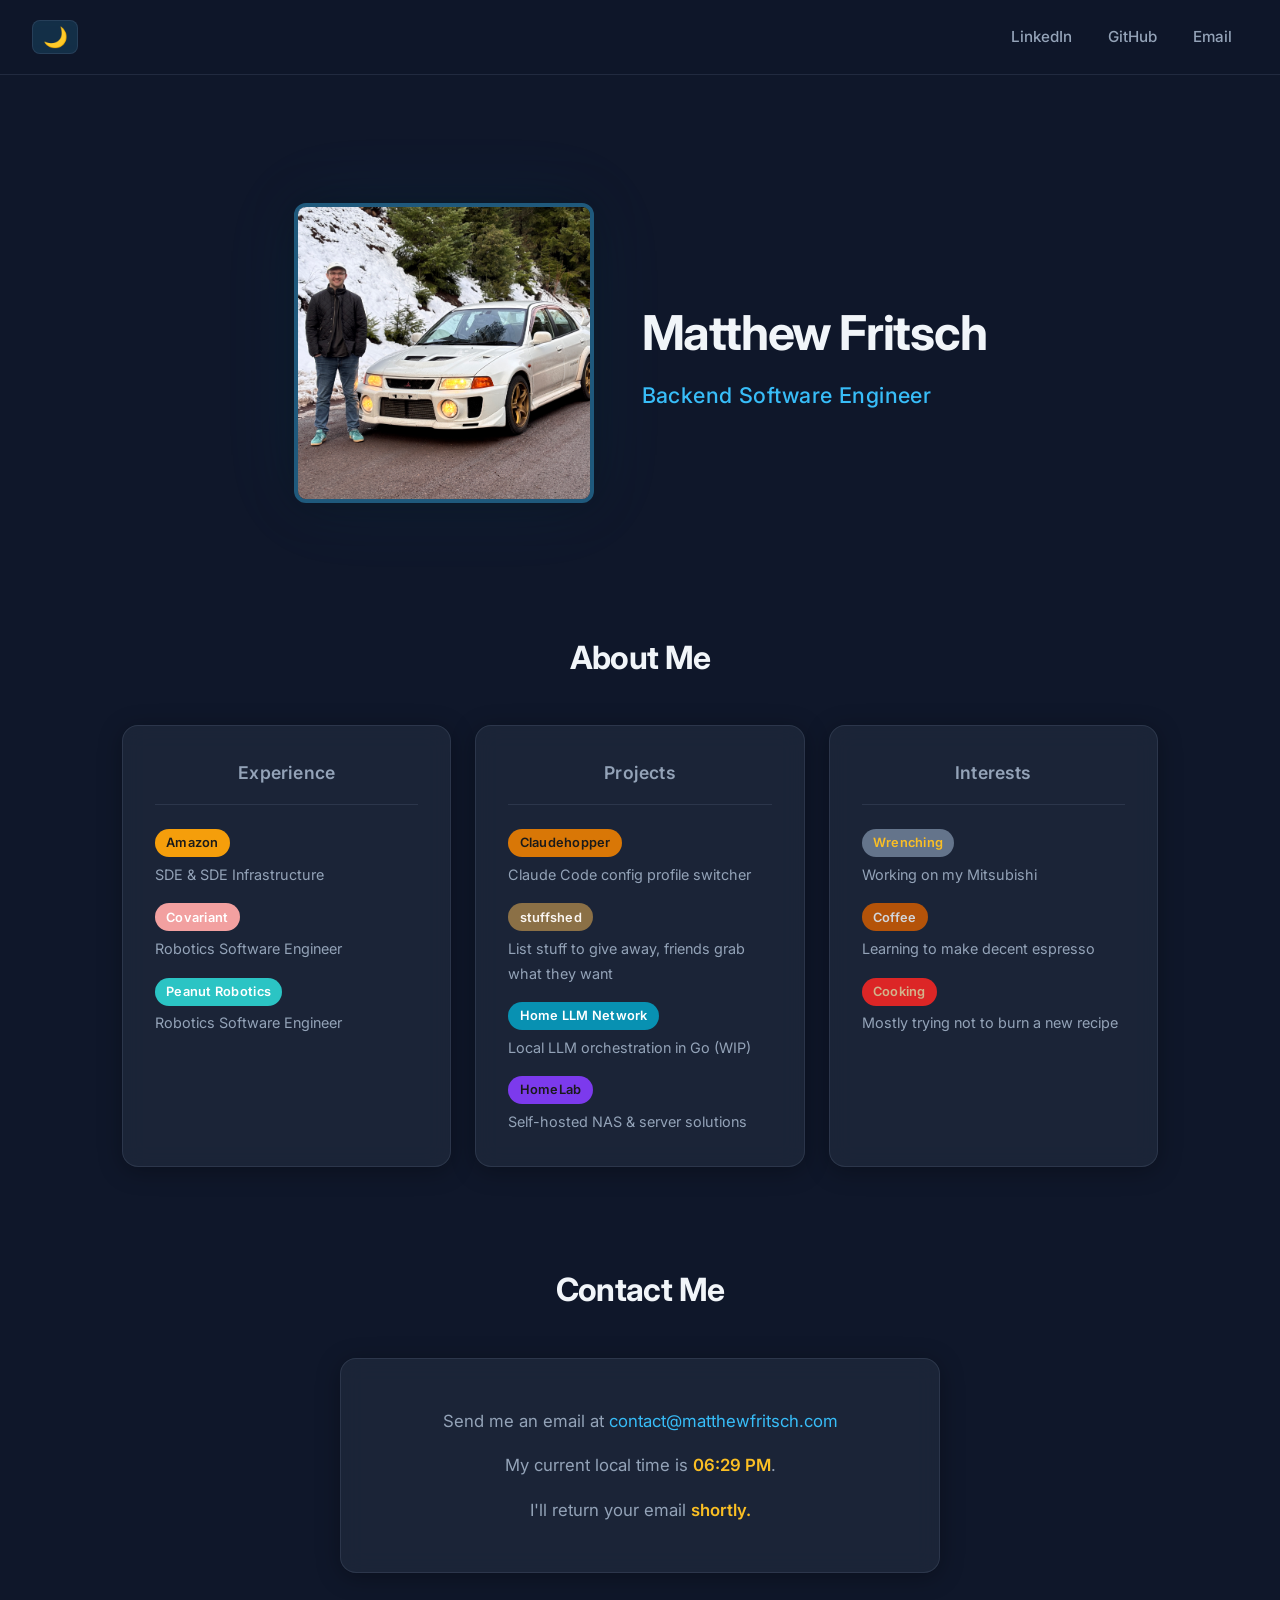
<file: index.html>
<!DOCTYPE html>
<html lang="en">
<head>
    <meta charset="UTF-8">
    <meta name="viewport" content="width=device-width, initial-scale=1.0">
    <title>Matthew Fritsch - Backend Software Engineer</title>
    <link rel="icon" type="image/png" href="./assets/favicon.png">
    <link rel="preconnect" href="https://fonts.googleapis.com">
    <link rel="preconnect" href="https://fonts.gstatic.com" crossorigin>
    <link href="https://fonts.googleapis.com/css2?family=Inter:wght@400;500;600;700&display=swap" rel="stylesheet">
    <link rel="stylesheet" href="./style.css">
</head>
<body>
    <nav>
        <button id="theme-toggle" aria-label="Toggle dark mode">
            <span class="icon">🌙</span>
        </button>
        <div class="nav-links">
            <a href="https://www.linkedin.com/in/matthew-fritsch-9ba95b195/" target="_blank">LinkedIn</a>
            <a href="https://github.com/matthewfritsch" target="_blank">GitHub</a>
            <a href="mailto:contact@matthewfritsch.com">Email</a>
        </div>
    </nav>

    <main>
        <section class="hero">
            <img src="./assets/matthewfritsch.jpeg" alt="Matthew Fritsch" class="profile-img">
            <div class="hero-text">
                <h1>Matthew Fritsch</h1>
                <h2>Backend Software Engineer</h2>
            </div>
        </section>

        <section class="about">
            <h2>About Me</h2>
            <div class="cards">
                <div class="card">
                    <h3>Experience</h3>
                    <div class="card-content">
                        <div class="item">
                            <span class="badge amazon">Amazon</span>
                            <span>SDE &amp; SDE Infrastructure</span>
                        </div>
                        <div class="item">
                            <span class="badge covariant">Covariant</span>
                            <span>Robotics Software Engineer</span>
                        </div>
                        <div class="item">
                            <span class="badge peanut">Peanut Robotics</span>
                            <span>Robotics Software Engineer</span>
                        </div>
                    </div>
                </div>

                <div class="card">
                    <h3>Projects</h3>
                    <div class="card-content">
                        <div class="item">
                            <span class="badge claudehopper">Claudehopper</span>
                            <span>Claude Code config profile switcher</span>
                        </div>
                        <div class="item">
                            <a href="https://stuffshed.fly.dev/demo" target="_blank" class="badge stuffshed">stuffshed</a>
                            <span>List stuff to give away, friends grab what they want</span>
                        </div>
                        <div class="item">
                            <span class="badge llmnet">Home LLM Network</span>
                            <span>Local LLM orchestration in Go (WIP)</span>
                        </div>
                        <div class="item">
                            <span class="badge homelab">HomeLab</span>
                            <span>Self-hosted NAS &amp; server solutions</span>
                        </div>
                    </div>
                </div>

                <div class="card">
                    <h3>Interests</h3>
                    <div class="card-content">
                        <div class="item">
                            <span class="badge mechanic">Wrenching</span>
                            <span>Working on my Mitsubishi</span>
                        </div>
                        <div class="item">
                            <span class="badge coffee">Coffee</span>
                            <span>Learning to make decent espresso</span>
                        </div>
                        <div class="item">
                            <span class="badge cooking">Cooking</span>
                            <span>Mostly trying not to burn a new recipe</span>
                        </div>
                    </div>
                </div>
            </div>
        </section>

        <section class="contact">
            <h2>Contact Me</h2>
            <div class="card contact-card">
                <p>Send me an email at <a href="mailto:contact@matthewfritsch.com">contact@matthewfritsch.com</a></p>
                <p>My current local time is <span id="time"></span>.</p>
                <p>I'll return your email <span id="response-time"></span></p>
            </div>
        </section>
    </main>

    <script src="./script.js"></script>
</body>
</html>
</file>
<file: style.css>
/* === Reset === */
* {
    margin: 0;
    padding: 0;
    box-sizing: border-box;
}

/* === Color System (US-001) === */
:root {
    --bg-primary: #0f172a;
    --bg-secondary: #1e293b;
    --card-bg: rgba(30, 41, 59, 0.8);
    --card-border: rgba(148, 163, 184, 0.15);
    --card-hover-border: rgba(148, 163, 184, 0.3);
    --text-primary: #f1f5f9;
    --text-secondary: #94a3b8;
    --accent: #38bdf8;
    --accent-muted: rgba(56, 189, 248, 0.15);
    --highlight: #fbbf24;
    --nav-bg: rgba(15, 23, 42, 0.85);
    --shadow-color: rgba(0, 0, 0, 0.3);
    --ring-color: rgba(56, 189, 248, 0.4);
}

body.light {
    --bg-primary: #f8fafc;
    --bg-secondary: #e2e8f0;
    --card-bg: rgba(255, 255, 255, 0.85);
    --card-border: rgba(0, 0, 0, 0.08);
    --card-hover-border: rgba(0, 0, 0, 0.18);
    --text-primary: #0f172a;
    --text-secondary: #475569;
    --accent: #0284c7;
    --accent-muted: rgba(2, 132, 199, 0.1);
    --highlight: #ea580c;
    --nav-bg: rgba(248, 250, 252, 0.85);
    --shadow-color: rgba(0, 0, 0, 0.08);
    --ring-color: rgba(2, 132, 199, 0.3);
}

/* === Smooth theme transition (US-006) === */
body,
body nav,
body .card,
body .badge,
body a,
body h1, body h2, body h3,
body p, body span {
    transition: background-color 0.4s ease, color 0.4s ease, border-color 0.4s ease, box-shadow 0.4s ease;
}

/* === Base (US-001) === */
body {
    font-family: 'Inter', -apple-system, BlinkMacSystemFont, 'Segoe UI', Roboto, sans-serif;
    background-color: var(--bg-primary);
    color: var(--text-primary);
    line-height: 1.7;
    min-height: 100vh;
    overflow-x: hidden;
}

/* === Navigation (US-002) === */
nav {
    position: sticky;
    top: 0;
    z-index: 100;
    display: flex;
    justify-content: space-between;
    align-items: center;
    padding: 1rem 2rem;
    background: var(--nav-bg);
    backdrop-filter: blur(16px);
    -webkit-backdrop-filter: blur(16px);
    border-bottom: 1px solid var(--card-border);
}

#theme-toggle {
    background: var(--accent-muted);
    border: 1px solid var(--card-border);
    border-radius: 0.5rem;
    font-size: 1.25rem;
    cursor: pointer;
    padding: 0.4rem 0.6rem;
    line-height: 1;
    transition: background-color 0.2s ease, border-color 0.2s ease, transform 0.2s ease;
}

#theme-toggle:hover {
    background: var(--accent-muted);
    border-color: var(--accent);
    transform: scale(1.05);
}

.nav-links {
    display: flex;
    gap: 0.25rem;
}

.nav-links a {
    color: var(--text-secondary);
    text-decoration: none;
    padding: 0.5rem 1rem;
    border-radius: 0.5rem;
    font-size: 0.95rem;
    font-weight: 500;
    transition: color 0.2s ease, background-color 0.2s ease;
}

.nav-links a:hover {
    color: var(--text-primary);
    background: var(--accent-muted);
}

/* === Main container === */
main {
    max-width: 1100px;
    margin: 0 auto;
    padding: 2rem;
}

/* === Hero (US-003) === */
.hero {
    display: flex;
    flex-direction: column;
    align-items: center;
    gap: 2rem;
    margin: 4rem 0 6rem;
    text-align: center;
}

.profile-img {
    width: 300px;
    height: 300px;
    border-radius: 0.75rem;
    object-fit: cover;
    border: 4px solid var(--ring-color);
    box-shadow: 0 0 40px var(--shadow-color), 0 0 80px rgba(56, 189, 248, 0.08);
    transition: transform 0.3s ease, box-shadow 0.3s ease, border-color 0.4s ease;
}

.profile-img:hover {
    transform: scale(1.03);
    box-shadow: 0 0 50px var(--shadow-color), 0 0 100px rgba(56, 189, 248, 0.12);
}

.hero h1 {
    font-size: 3rem;
    font-weight: 700;
    letter-spacing: -0.025em;
    margin-bottom: 0.25rem;
}

.hero h2 {
    font-size: 1.25rem;
    color: var(--accent);
    font-weight: 500;
    letter-spacing: 0.02em;
}

/* Hero entrance animation (US-003/US-006) */
.hero {
    animation: hero-enter 0.8s ease-out both;
}

@keyframes hero-enter {
    from {
        opacity: 0;
        transform: translateY(30px);
    }
    to {
        opacity: 1;
        transform: translateY(0);
    }
}

/* === Sections (US-004, US-005) === */
.about, .contact {
    margin: 6rem 0;
}

.about h2, .contact h2 {
    font-size: 2rem;
    font-weight: 700;
    text-align: center;
    margin-bottom: 2.5rem;
    letter-spacing: -0.02em;
}

/* === Cards (US-004) === */
.cards {
    display: grid;
    grid-template-columns: repeat(auto-fit, minmax(280px, 1fr));
    gap: 1.5rem;
}

.card {
    background: var(--card-bg);
    backdrop-filter: blur(12px);
    -webkit-backdrop-filter: blur(12px);
    border: 1px solid var(--card-border);
    border-radius: 1rem;
    padding: 2rem;
    box-shadow: 0 4px 24px var(--shadow-color);
    transition: transform 0.25s ease, box-shadow 0.25s ease, border-color 0.25s ease, background-color 0.4s ease;
}

.card:hover {
    transform: translateY(-4px);
    box-shadow: 0 12px 40px var(--shadow-color);
    border-color: var(--card-hover-border);
}

.card h3 {
    font-size: 1.1rem;
    font-weight: 600;
    margin-bottom: 1.5rem;
    text-align: center;
    padding-bottom: 1rem;
    border-bottom: 1px solid var(--card-border);
    color: var(--text-secondary);
    letter-spacing: 0.01em;
}

.card-content {
    display: flex;
    flex-direction: column;
    gap: 1rem;
}

.item {
    display: flex;
    flex-direction: column;
    gap: 0.35rem;
}

.item > span:last-child {
    color: var(--text-secondary);
    font-size: 0.9rem;
}

/* === Badges (US-004) === */
.badge {
    display: inline-block;
    padding: 0.2rem 0.7rem;
    border-radius: 9999px;
    font-size: 0.8rem;
    font-weight: 600;
    width: fit-content;
    letter-spacing: 0.02em;
}

.badge.amazon { background: #f59e0b; color: #1a1a1a; }
.badge.covariant { background: #f2a0a0; color: white; }
.badge.peanut { background: #2bc4c4; color: white; }
.badge.claudehopper { background: #d97706; color: #1a1a1a; }
.badge.stuffshed { background: #8b7046; color: #faf6f2; text-decoration: none; }
.badge.llmnet { background: #0891b2; color: white; }
.badge.homelab { background: #7c3aed; color: #1a1a1a; }
.badge.mechanic { background: #64748b; color: #fbbf24; }
.badge.coffee { background: #b45309; color: #d1d5db; }
.badge.cooking { background: #dc2626; color: #d2b48c; }

/* === Contact (US-005) === */
.contact {
    text-align: center;
}

.contact-card {
    max-width: 600px;
    margin: 0 auto;
}

.contact-card p {
    margin: 1rem 0;
    font-size: 1.05rem;
    color: var(--text-secondary);
}

.contact-card a {
    color: var(--accent);
    text-decoration: none;
    border-bottom: 1px solid transparent;
    transition: border-color 0.2s ease;
}

.contact-card a:hover {
    border-bottom-color: var(--accent);
}

.contact-card span {
    color: var(--highlight);
    font-weight: 600;
}

/* === Footer spacing (US-005) === */
main {
    padding-bottom: 6rem;
}

/* === Scroll reveal (US-006) === */
.reveal {
    opacity: 0;
    transform: translateY(24px);
    transition: opacity 0.6s ease, transform 0.6s ease;
}

.reveal.visible {
    opacity: 1;
    transform: translateY(0);
}

/* === Reduced motion (US-006) === */
@media (prefers-reduced-motion: reduce) {
    *, *::before, *::after {
        animation-duration: 0.01ms !important;
        animation-iteration-count: 1 !important;
        transition-duration: 0.01ms !important;
    }

    .reveal {
        opacity: 1;
        transform: none;
    }
}

/* === Desktop (US-003) === */
@media (min-width: 768px) {
    .hero {
        flex-direction: row;
        justify-content: center;
        text-align: left;
        margin: 6rem 0 8rem;
        gap: 3rem;
    }

    .hero-text {
        text-align: left;
    }

    .hero h2 {
        font-size: 1.35rem;
    }
}

/* === Mobile (US-002) === */
@media (max-width: 640px) {
    .hero h1 {
        font-size: 2rem;
    }

    .hero h2 {
        font-size: 1.1rem;
    }

    .profile-img {
        width: 180px;
        height: 180px;
    }

    nav {
        padding: 0.75rem 1rem;
    }

    .nav-links {
        gap: 0.25rem;
    }

    .nav-links a {
        padding: 0.4rem 0.6rem;
        font-size: 0.85rem;
    }

    .about h2, .contact h2 {
        font-size: 1.6rem;
    }

    .about, .contact {
        margin: 4rem 0;
    }
}
</file>
